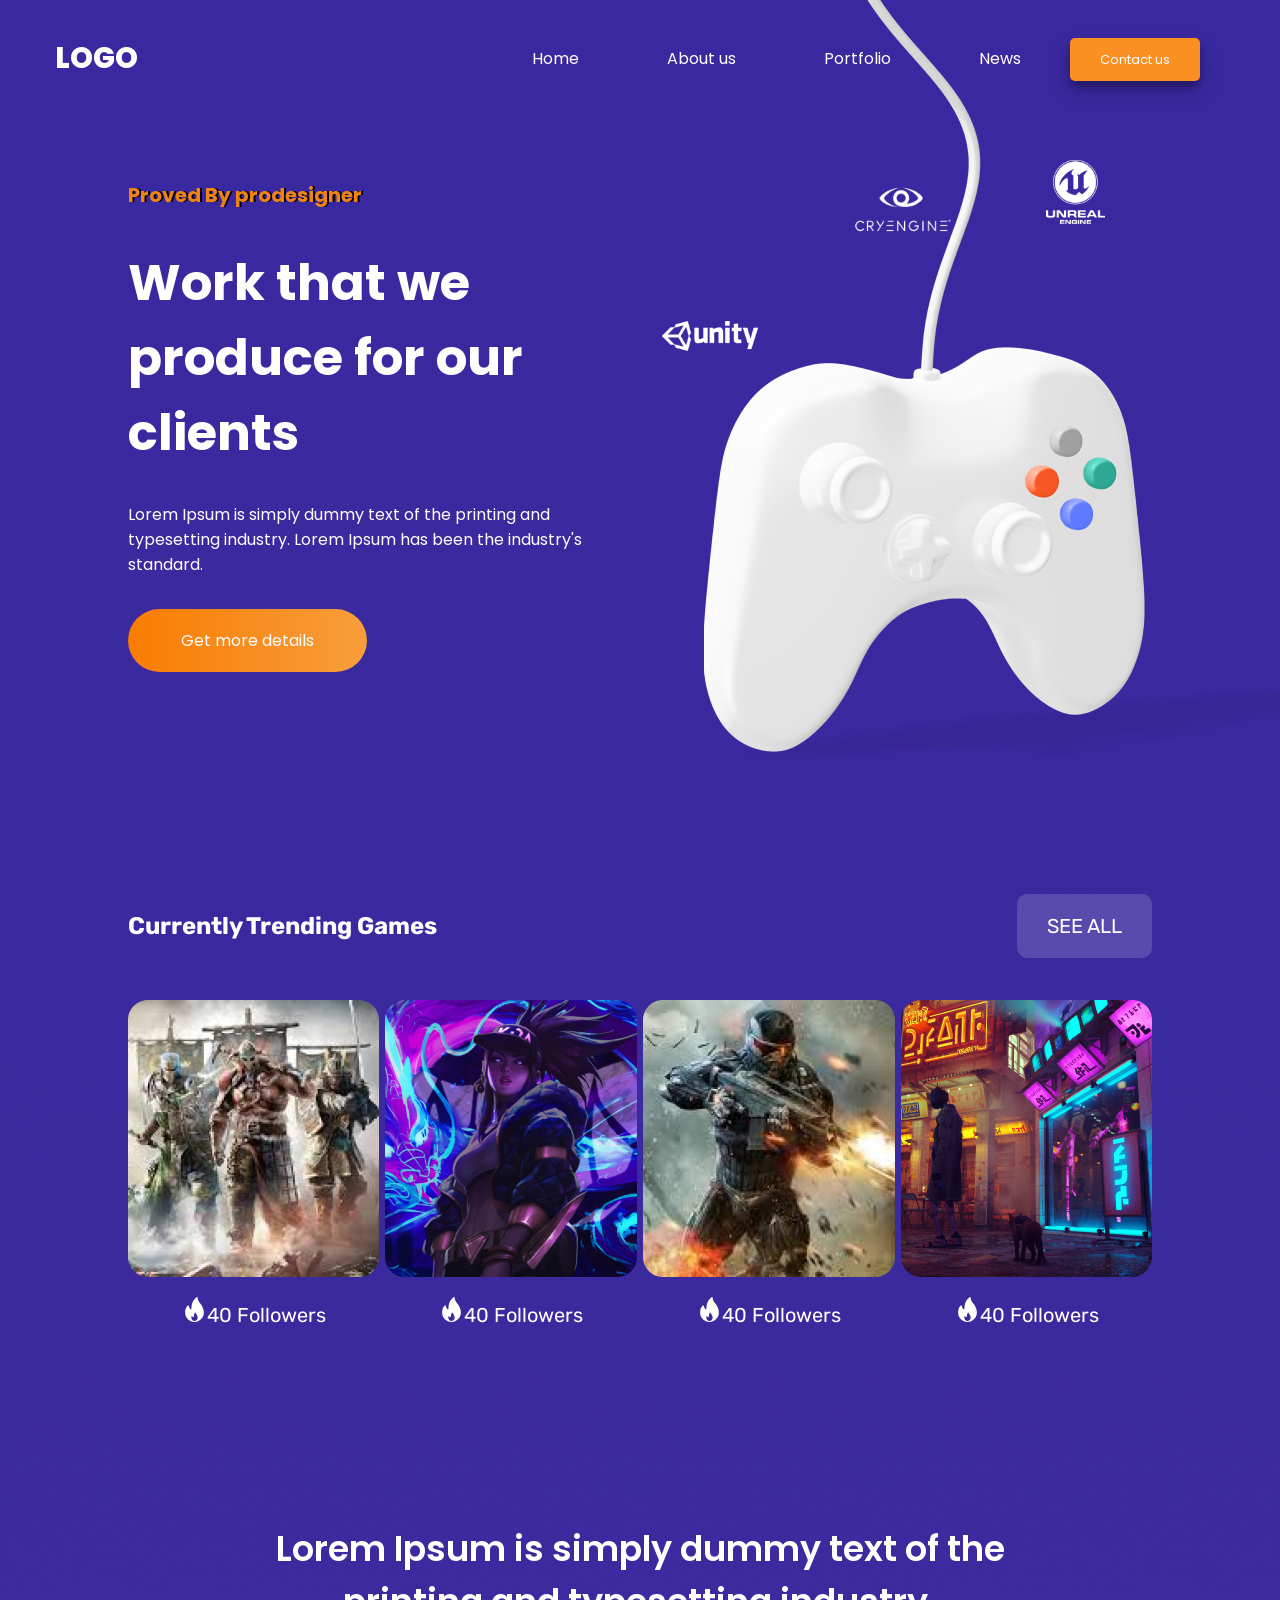
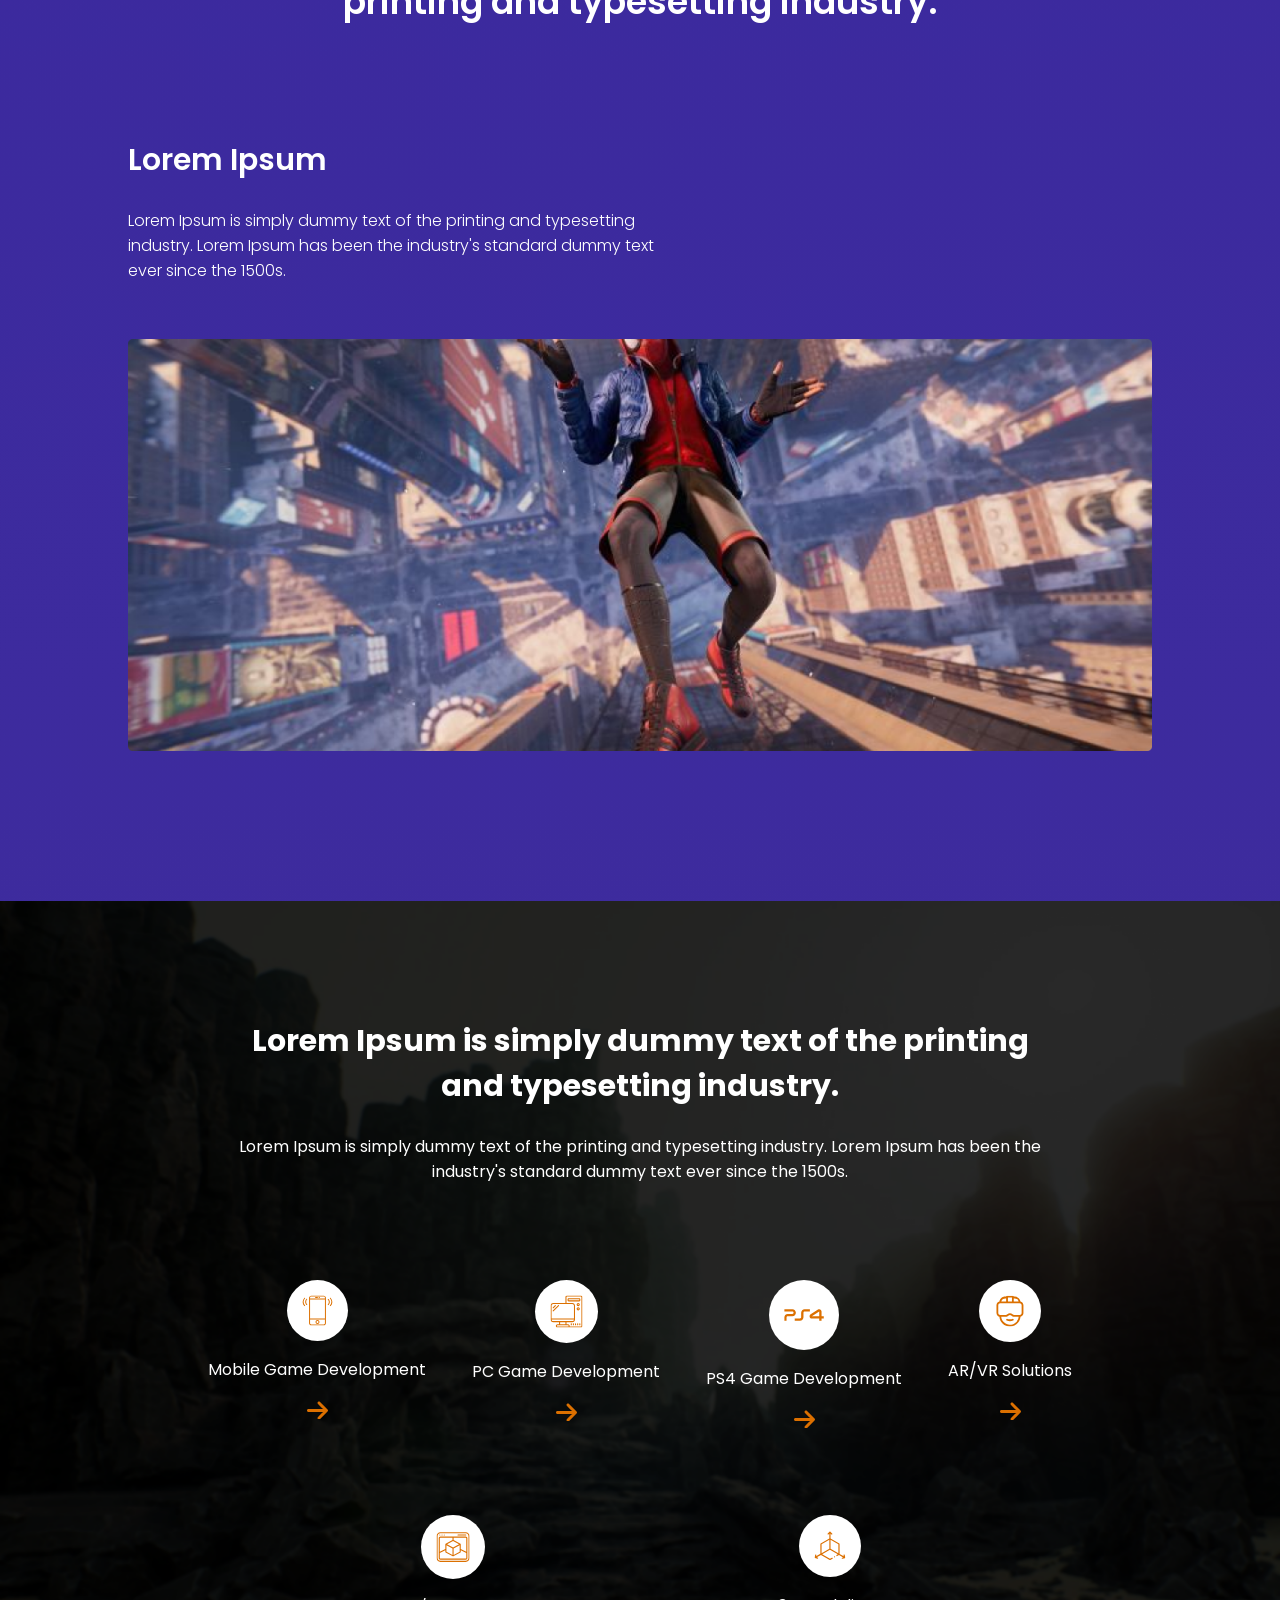
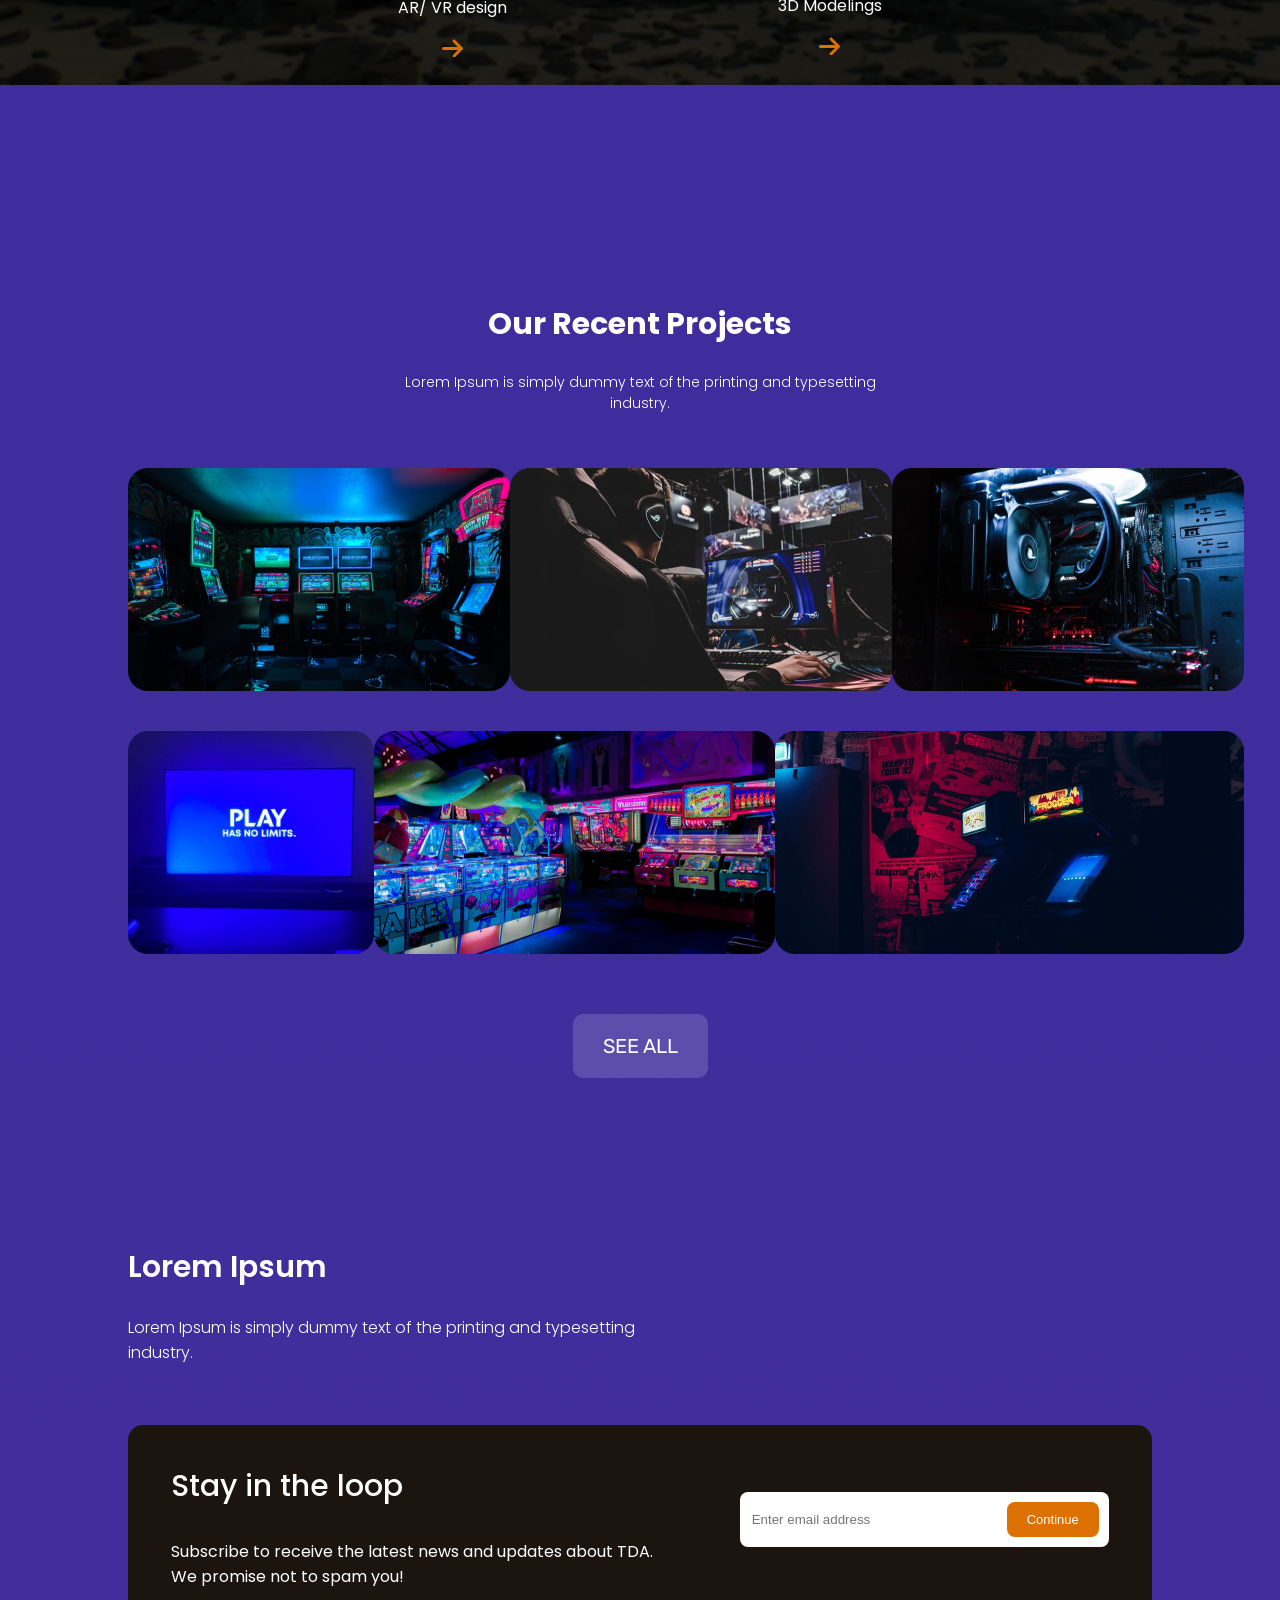
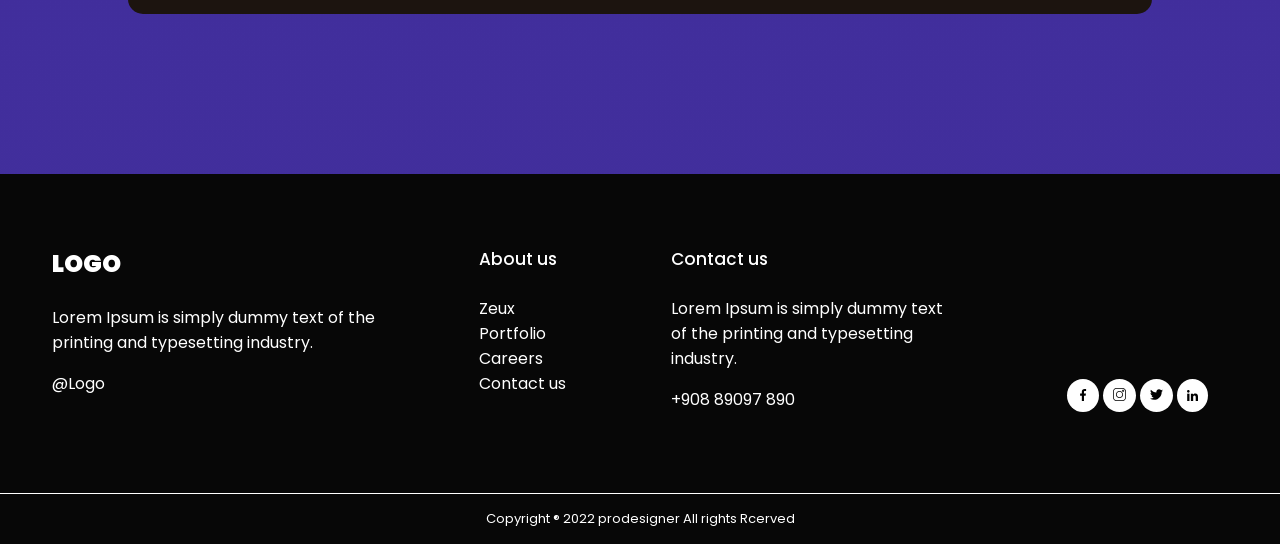
<file: index.html>
<!DOCTYPE html>
<html lang="en">

<head>
    <meta charset="UTF-8">
    <meta name="viewport" content="width=device-width, initial-scale=1.0">
    <link rel="stylesheet" href="css/global.css">
    <link rel="stylesheet" href="css/index.css">
    <title>Desafio 1</title>
</head>

<body>
    <img id="joy_stick" src="assets/imgs/joy_stick 1.png" alt="Joystick Image">
    <header>
        <div class="container-header">
            <div class="logo">
                <a href="index.html" id="logo">LOGO</a>
            </div>
            <nav>
                <ul>
                    <li><a href="index.html">Home</a></li>
                    <li><a href="desenvolvimento.html">About us</a></li>
                    <li><a href="desenvolvimento.html">Portfolio</a></li>
                    <li><a href="desenvolvimento.html">News</a></li>
                    <li class="contact"><a href="contact.html" id="contact">Contact us</a></li>
                </ul>
            </nav>
        </div>
    </header>

    <main>
        <div class="container-main">
            <!-- Seção de Serviços -->
            <section class="container-card-icons">
                <div class="card">
                    <p id="credits-design">Proved By prodesigner</p>
                    <p class="title-card">Work that we produce for our clients</p>
                    <p>Lorem Ipsum is simply dummy text of the printing and <br> typesetting industry. Lorem Ipsum has
                        been
                        the industry's standard.</p>
                    <button class="button-orange">Get more details</button>
                </div>
                <div class="engines-icon">
                    <div id="unity"><img src="assets/unity 1.svg" alt="Unity"></div>
                    <div><img src="assets/cry 1.svg" alt="Cry Engine"></div>
                    <div><img src="assets/unreal 1.svg" alt="Unreal Engine"></div>
                </div>
            </section>

            <!-- Seção de Jogos em Tendência -->
            <section class="container-trending-games">
                <div class="text-trending">
                    <h1>Currently Trending Games</h1>
                    <a href="#" class="see-all">SEE ALL</a>
                </div>
                <div class="cards-game">
                    <div class="banner-card">
                        <img src="assets/imgs/game1.png" alt="Game 1">
                        <p> <img src="assets/fire 1.svg">40 Followers</p>
                    </div>
                    <div class="banner-card">
                        <img src="assets/imgs/game2.png" alt="Game 2">
                        <p><img src="assets/fire 1.svg">40 Followers</p>
                    </div>
                    <div class="banner-card">
                        <img src="assets/imgs/game3.png" alt="Game 3">
                        <p><img src="assets/fire 1.svg">40 Followers</p>
                    </div>
                    <div class="banner-card">
                        <img src="assets/imgs/game4.png" alt="Game 4">
                        <p><img src="assets/fire 1.svg">40 Followers</p>
                    </div>
                </div>
            </section>

            <!-- Seção Promocional -->
            <section class="frase-promocional">
                <p>Lorem Ipsum is simply dummy text of the <br> printing and typesetting industry.</p>
            </section>

            <!-- Seção de Banner do Jogo -->
            <section class="banner-game">
                <div class="text-banner">
                    <h2 class="title-30px-semi">Lorem Ipsum</h2>
                    <p class="p-16px-regular">Lorem Ipsum is simply dummy text of the printing and typesetting industry.
                        Lorem Ipsum has been
                        the industry's standard dummy text ever since the 1500s.</p>
                </div>
                <img src="assets/imgs/spiderman.png" alt="Spider-Man Image">
            </section>
        </div>
        <!-- Seção de Plataformas -->
        <img class="background" src="assets/imgs/background-meio-home.png" alt="">
        <div class="container-main">
            <section class="container-plataforms">
                <div class="title-card-plataforms">
                    <h2 class="title-30px-bold">Lorem Ipsum is simply dummy text of the printing <br> and typesetting
                        industry.</h2>
                    <p>Lorem Ipsum is simply dummy text of the printing and typesetting industry. Lorem Ipsum has been
                        the <br> industry's standard dummy text ever since the 1500s.</p>
                </div>
                <div class="plataform-logos">
                    <div class="platform">
                        <div class="icon-wraper"><img src="assets/smartphone.svg" alt="Platform Logo 1"></div>
                        <p>Mobile Game Development</p>
                        <img src="assets/arrow 6.svg" alt="arrow">
                    </div>
                    <div class="platform">
                        <div class="icon-wraper"><img src="assets/pc 1.svg" alt="Platform Logo 2"></div>
                        <p>PC Game Development</p>
                        <img src="assets/arrow 6.svg" alt="arrow">
                    </div>
                    <div class="platform">
                        <div class="icon-wraper"><img src="assets/ps4 1.svg" alt="Platform Logo 2"></div>
                        <p>PS4 Game Development</p>
                        <img src="assets/arrow 6.svg" alt="arrow">
                    </div>
                    <div class="platform">
                        <div class="icon-wraper"><img src="assets/vr-glasses 1.svg" alt="Platform Logo 2"></div>
                        <p>AR/VR Solutions</p>
                        <img src="assets/arrow 6.svg" alt="arrow">
                    </div>
                </div>
                <div class="plataform-logos-row2">
                    <div class="platform">
                        <div class="icon-wraper"><img src="assets/desktop (1) 1.svg" alt="Platform Logo 2"></div>
                        <p>AR/ VR design</p>
                        <img src="assets/arrow 6.svg" alt="arrow">
                    </div>
                    <div class="platform">
                        <div class="icon-wraper"><img src="assets/3d-cube 1.svg" alt="Platform Logo 2"></div>
                        <p>3D Modelings</p>
                        <img src="assets/arrow 6.svg" alt="arrow">
                    </div>
                </div>
            </section>
            <!-- Seção de Projeto Recentes -->
            <section class="container-projects">
                <div class="title-recent-projects">
                    <h2 class="title-30px-bold">Our Recent Projects</h2>
                    <p>Lorem Ipsum is simply dummy text of the printing and typesetting <br> industry. </p>
                </div>
                <div class="recent-projects-img">
                    <img src="assets/imgs/recent-project-1.png" alt="">
                    <img src="assets/imgs/recent-project-2.png" alt="">
                    <img src="assets/imgs/recent-project-3.png" alt="">
                </div>
                <div class="recent-projects-img">
                    <img src="assets/imgs/recent-project-4.png" alt="">
                    <img src="assets/imgs/recent-project-5.png" alt="">
                    <img src="assets/imgs/recent-project-6.png" alt="">
                </div>
                <div style="margin: 80px;">
                    <a href="#" class="see-all">SEE ALL</a>
                </div>
            </section>
            <!-- Seção de incrição com email-->
            <section class="container-subscribe">
                <div class="title-subscribe-email">
                    <h2 class="title-30px-semi">Lorem Ipsum</h2>
                    <p class="p-16px-regular">Lorem Ipsum is simply dummy text of the printing and typesetting <br>
                        industry. </p>
                </div>
                <div class="subscribe-email">
                    <div>
                        <p class="enter-email-title">Stay in the loop<p>
                                <p>Subscribe to receive the latest news and updates about TDA. <br>
                                    We promise not to spam you! </p>
                    </div>
                    <div class="input-container">
                        <form id="subscribeForm">
                            <input class="input-email" type="email" name="email" size="30"
                                placeholder="Enter email address" required>
                            <button type="submit" class="input-button">Continue</button>
                        </form>
                    </div>
                </div>
            </section>
        </div> <!-- Fim Div container main-->
    </main>
    
    <footer>
        <div class="container-footer">
            <div class="footer-row">
                <div>
                    <p id="logo-footer">LOGO</p>
                    <p>Lorem Ipsum is simply dummy text of the <br> printing and typesetting industry. </p>
                    <p>@Logo</p>
                </div>
                <div class="footer-aboutUs">
                    <p class="title-footer">About us<p>
                            <ul>
                                <li><a href="">Zeux</a></li>
                                <li><a href="">Portfolio</a></li>
                                <li><a href="">Careers</a></li>
                                <li><a href="">Contact us</a></li>
                            </ul>
                </div>
                <div>
                    <p class="title-footer">Contact us</p>
                    <p>Lorem Ipsum is simply dummy text <br> of the printing and typesetting <br> industry. </p>
                    <p>+908 89097 890</p>
                </div>
                <div class="social-links">
                    <a class="icon-social" href="https://www.facebook.com/"><img src="assets/facebook 1.svg" alt=""></a>
                    <a class="icon-social" href="https://www.instagram.com/"><img src="assets/instagram 1.svg"
                            alt=""></a>
                    <a class="icon-social" href="https://twitter.com/"><img src="assets/twitter 1.svg" alt=""></a>
                    <a class="icon-social" href="https://br.linkedin.com/"><img src="assets/linkedin 1.svg" alt=""></a>
                </div>
            </div>
            <div class="copyright">
                <p>Copyright ® 2022 prodesigner All rights Rcerved</p>
            </div>
        </div>
    </footer>
    <script src="js/subscribe.js"></script>
</body>

</html>
</file>
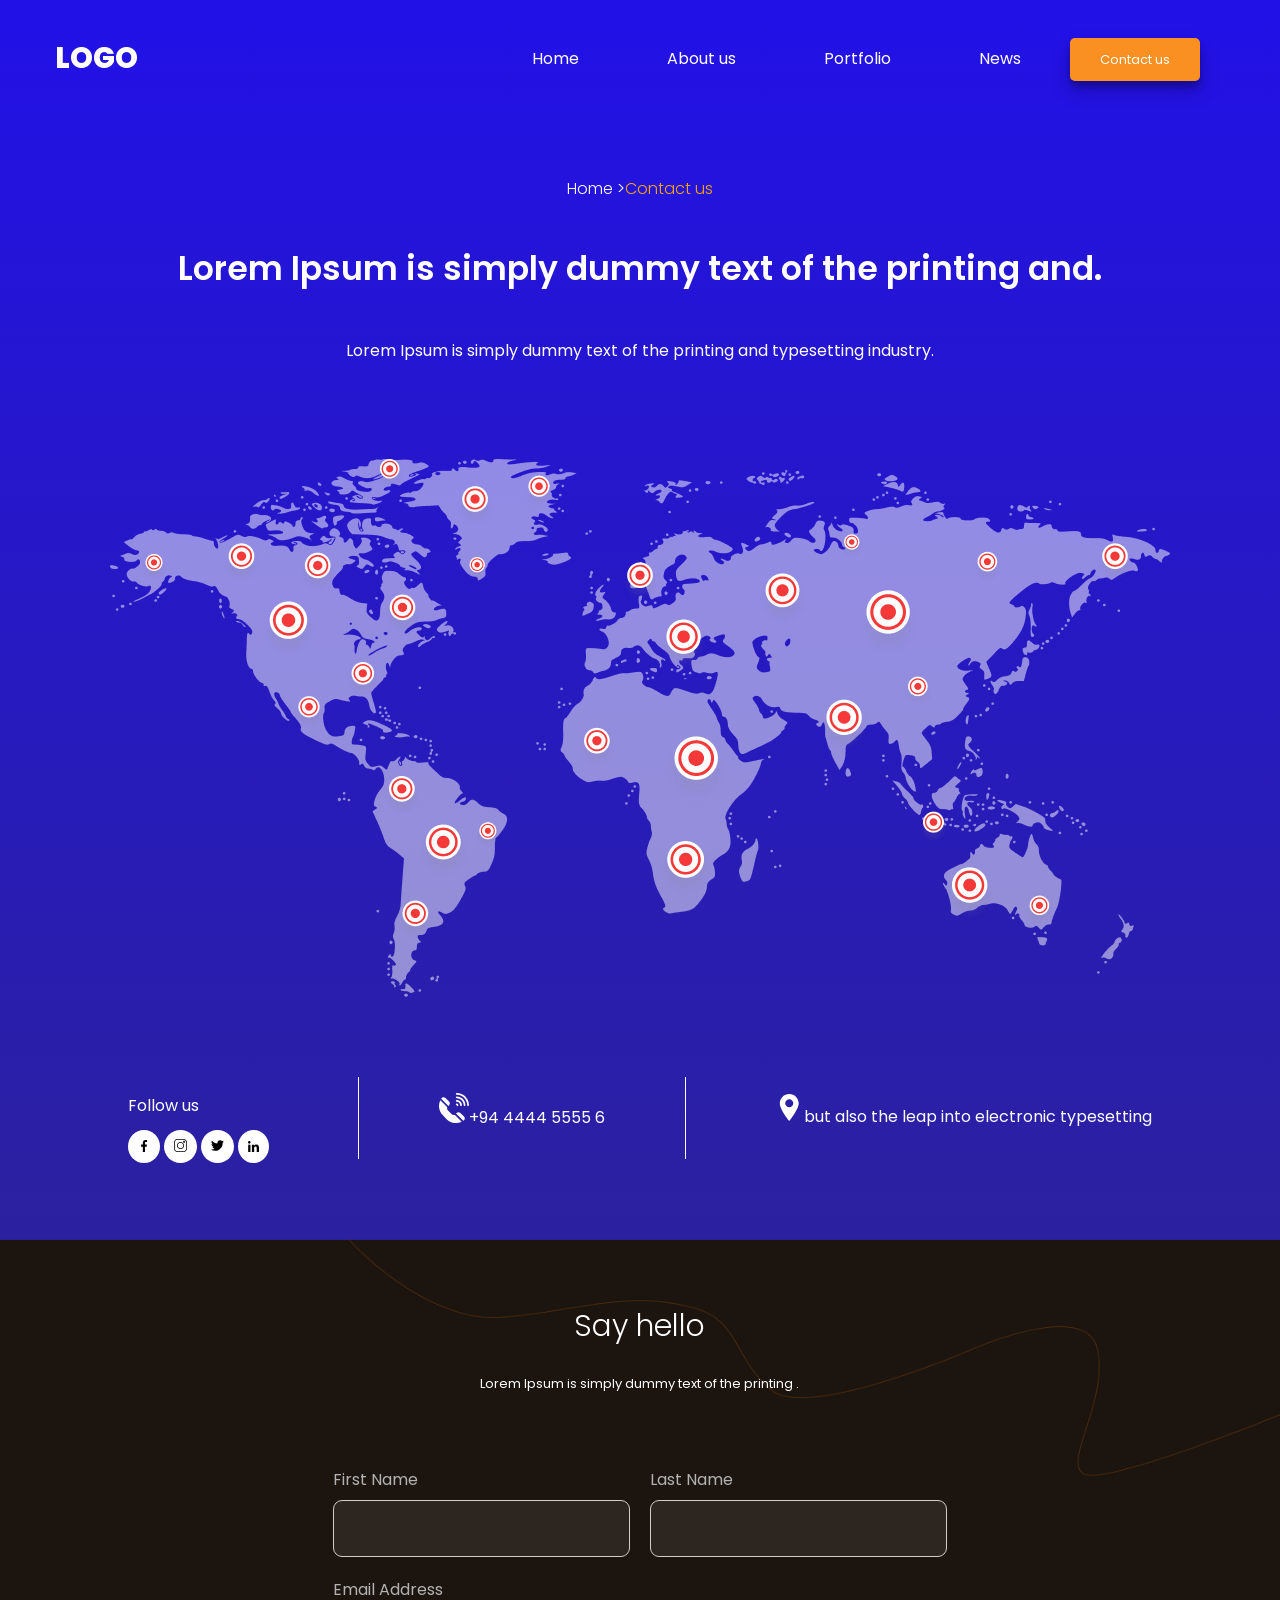
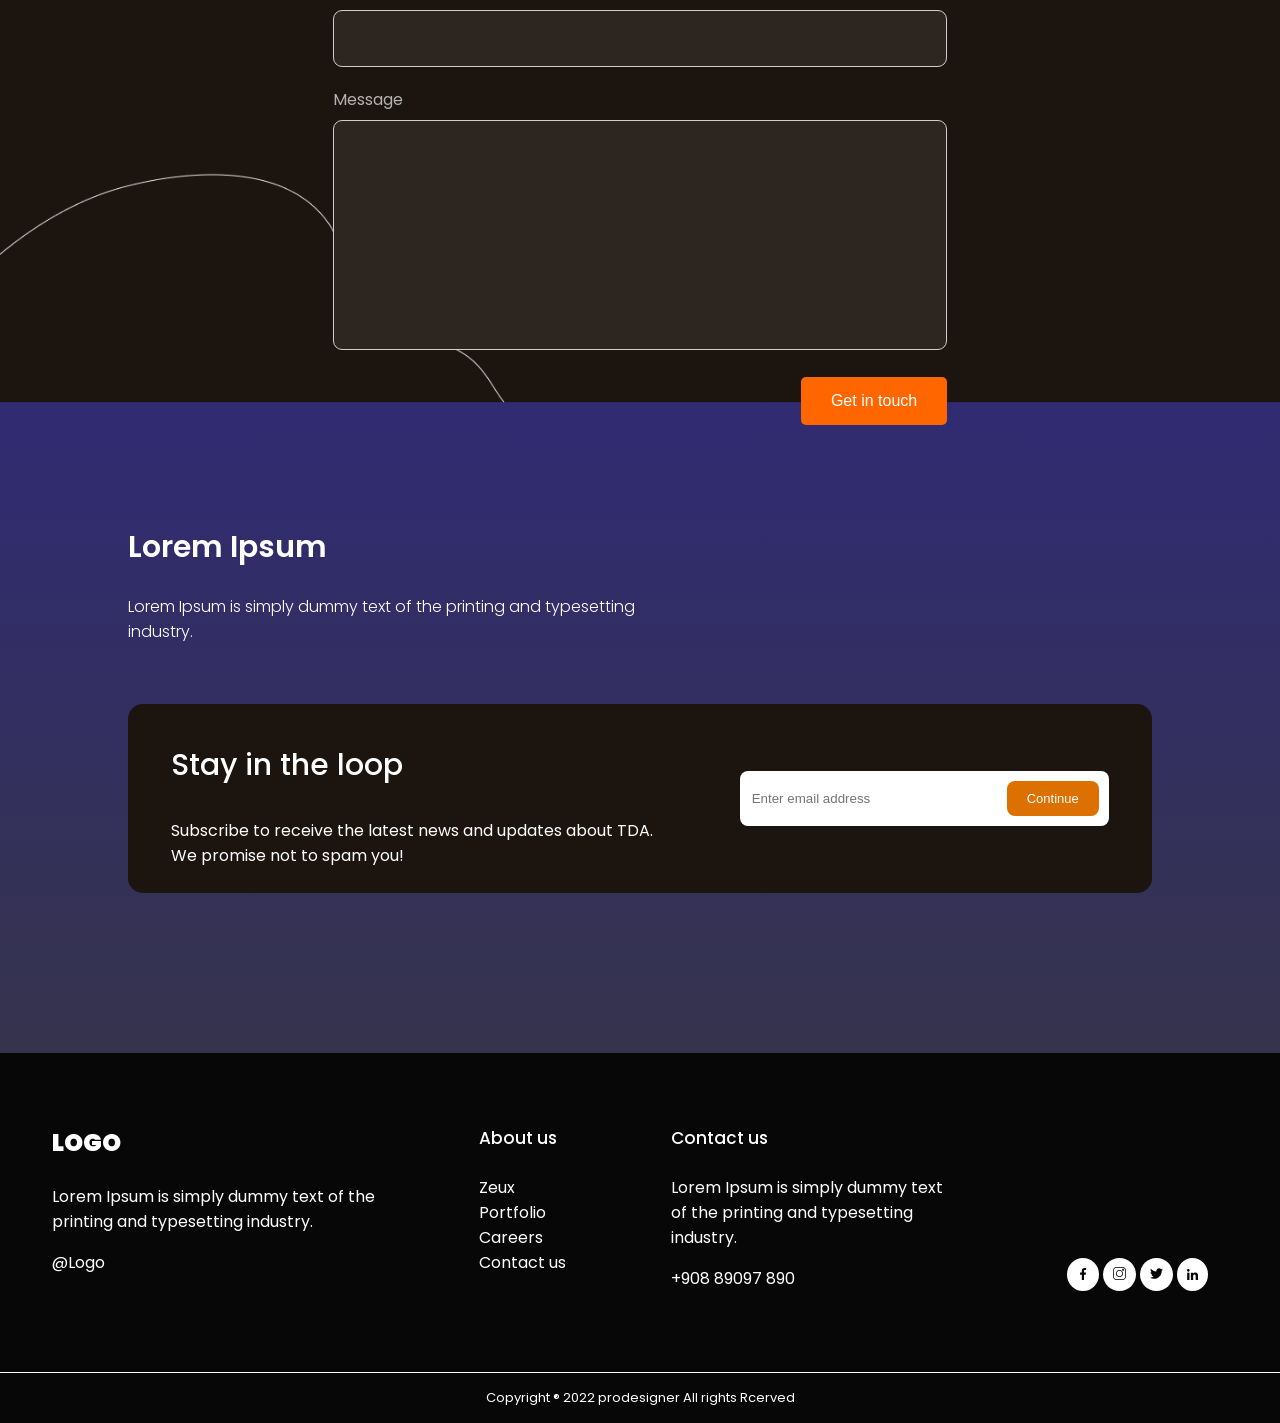
<file: contact.html>
<!DOCTYPE html>
<html lang="en">

<head>
    <meta charset="UTF-8">
    <meta name="viewport" content="width=device-width, initial-scale=1.0">
    <link rel="stylesheet" href="css/global.css">
    <link rel="stylesheet" href="css/contactUs.css">
    <title>Desafio 1</title>
</head>

<body>
    <header>
        <div class="container-header">
            <div class="logo">
                <a href="index.html" id="logo">LOGO</a>
            </div>
            <nav>
                <ul>
                    <li><a href="index.html">Home</a></li>
                    <li><a href="desenvolvimento.html">About us</a></li>
                    <li><a href="desenvolvimento.html">Portfolio</a></li>
                    <li><a href="desenvolvimento.html">News</a></li>
                    <li class="contact"><a href="contact.html" id="contact">Contact us</a></li>
                </ul>
            </nav>
        </div>
    </header>

    <main>
        <div class="container-main">
            <!-- Seção Mapa-->
            <section class="container-mapa">
                <div class="title-map">
                    <div class="navegacao">
                        <p>Home > </p>
                        <p id="contact-navegacao">Contact us</p>
                    </div>
                    <h1>Lorem Ipsum is simply dummy text of the printing and.</h1>
                    <p>Lorem Ipsum is simply dummy text of the printing and typesetting industry. </p>
                </div>
                <div class="div-mapa">
                    <img src="assets/imgs/map.png" alt="">
                </div>
                <div class="info-contact">
                    <div>
                        <p>Follow us</p>
                        <div class="social-links-contact">
                            <a class="icon-social" href="https://www.facebook.com/"><img src="assets/facebook 1.svg"
                                    alt=""></a>
                            <a class="icon-social" href="https://www.instagram.com/"><img src="assets/instagram 1.svg"
                                    alt=""></a>
                            <a class="icon-social" href="https://twitter.com/"><img src="assets/twitter 1.svg"
                                    alt=""></a>
                            <a class="icon-social" href="https://br.linkedin.com/"><img src="assets/linkedin 1.svg"
                                    alt=""></a>
                        </div>
                    </div>
                    <div id="center-info">
                        <p> <img src="assets/icon-telephone.svg" alt="">+94 4444 5555 6</p>
                    </div>
                    <div>
                        <p> <img src="assets/gps 1.svg" alt="">but also the leap into electronic typesetting</p>
                    </div>
                </div>
            </section>
        </div>
        <img class="background" src="assets/imgs/background-forms.png" alt="">
        <!-- Seção do formulário-->
        <div class="container-main">
            <section class="container-forms">
                <div class="forms">
                    <div class="title-forms">
                        <h2>Say hello</h2>
                        <p>Lorem Ipsum is simply dummy text of the printing .</p>
                    </div>
                    <div class="container-input">
                        <form id="contactForm">
                            <div class="name-row">
                                <div>
                                    <label for="firstName">First Name</label>
                                    <input class="name-imput" type="text" id="firstName" name="firstName" required>
                                </div>
                                <div>
                                    <label for="lastName">Last Name</label>
                                    <input class="name-imput" type="text" id="lastName" name="lastName" required>
                                </div>
                            </div>

                            <div>
                                <label for="email">Email Address</label>
                                <input class="email-input" type="email" id="email" name="email" required>
                                <br>

                                <label for="message">Message</label>
                                <textarea id="message" name="message" required></textarea>
                                <br>
                            </div>
                            <div class="button-form">
                                <button type="submit">Get in touch</button>
                            </div>
                        </form>

                    </div>
                </div>

            </section>
            <!-- Seção de incrição com email-->
            <section class="container-subscribe">
                <div class="title-subscribe-email">
                    <h2 class="title-30px-semi">Lorem Ipsum</h2>
                    <p class="p-16px-regular">Lorem Ipsum is simply dummy text of the printing and typesetting <br>
                        industry. </p>
                </div>
                <div class="subscribe-email">
                    <div>
                        <p class="enter-email-title">Stay in the loop<p>
                                <p>Subscribe to receive the latest news and updates about TDA. <br>
                                    We promise not to spam you! </p>
                    </div>
                    <div class="input-container">
                        <form id="subscribeForm">
                            <input class="input-email" type="email" name="email" size="30"
                                placeholder="Enter email address" required>
                            <button type="submit" class="input-button">Continue</button>
                        </form>
                    </div>
                </div>
            </section>
        </div> <!-- Fim Div container main-->
    </main>
    
    <footer>
        <div class="container-footer">
            <div class="footer-row">
                <div>
                    <p id="logo-footer">LOGO</p>
                    <p>Lorem Ipsum is simply dummy text of the <br> printing and typesetting industry. </p>
                    <p>@Logo</p>
                </div>
                <div class="footer-aboutUs">
                    <p class="title-footer">About us<p>
                            <ul>
                                <li><a href="">Zeux</a></li>
                                <li><a href="">Portfolio</a></li>
                                <li><a href="">Careers</a></li>
                                <li><a href="">Contact us</a></li>
                            </ul>
                </div>
                <div>
                    <p class="title-footer">Contact us</p>
                    <p>Lorem Ipsum is simply dummy text <br> of the printing and typesetting <br> industry. </p>
                    <p>+908 89097 890</p>
                </div>
                <div class="social-links">
                    <a class="icon-social" href="https://www.facebook.com/"><img src="assets/facebook 1.svg" alt=""></a>
                    <a class="icon-social" href="https://www.instagram.com/"><img src="assets/instagram 1.svg"
                            alt=""></a>
                    <a class="icon-social" href="https://twitter.com/"><img src="assets/twitter 1.svg" alt=""></a>
                    <a class="icon-social" href="https://br.linkedin.com/"><img src="assets/linkedin 1.svg" alt=""></a>
                </div>
            </div>
            <div class="copyright">
                <p>Copyright ® 2022 prodesigner All rights Rcerved</p>
            </div>
        </div>
    </footer>
    <script src="js/forms.js" src="js/subscribe.js"></script>
</body>

</html>
</file>
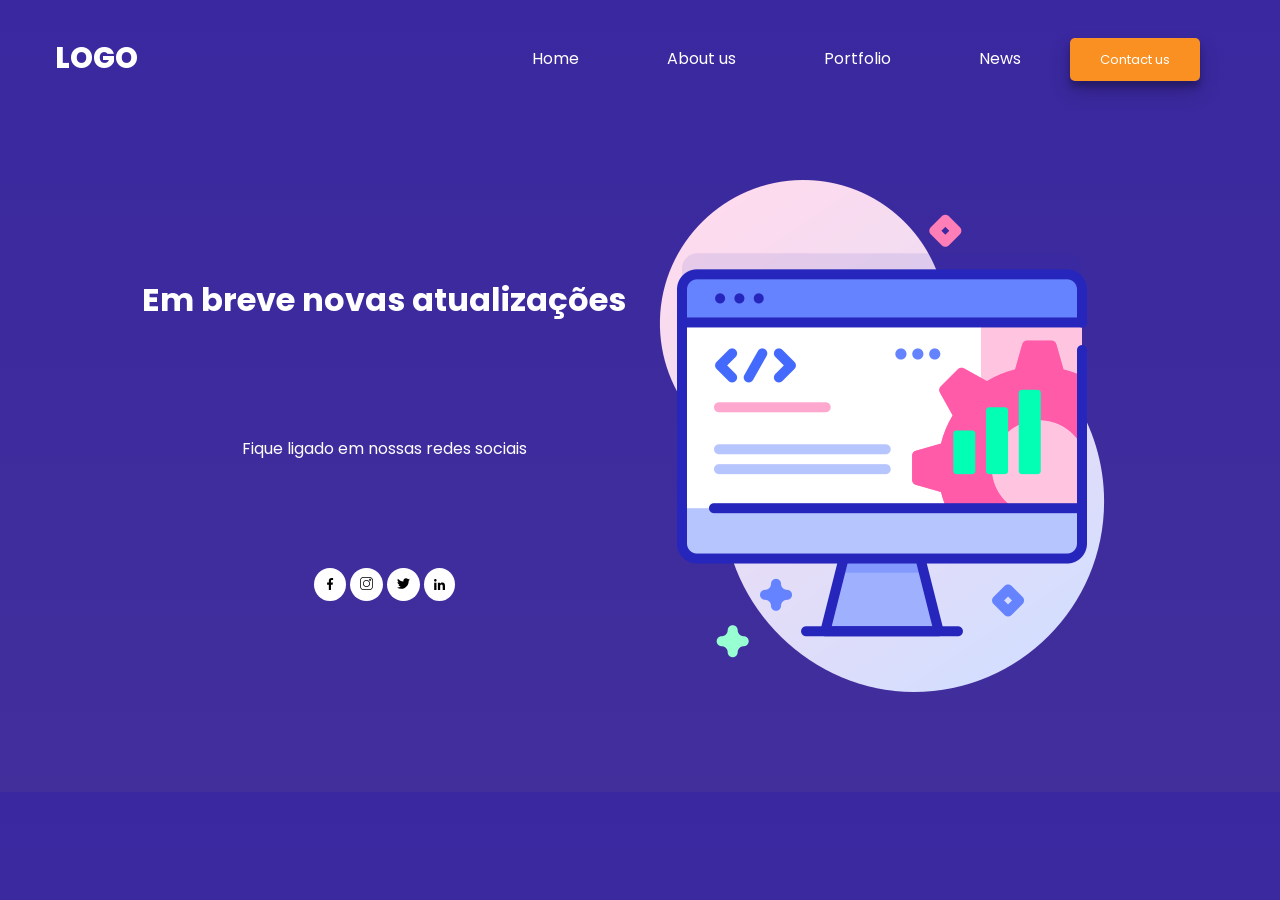
<file: desenvolvimento.html>
<!DOCTYPE html>
<html lang="en">

<head>
    <meta charset="UTF-8">
    <meta name="viewport" content="width=device-width, initial-scale=1.0">
    <link rel="stylesheet" href="css/global.css">
    <link rel="stylesheet" href="css/desenvolvimento.css">
    <title>Aguarde novas atualizações</title>
</head>

<body>
    <header>
        <div class="container-header">
            <div class="logo">
                <a href="index.html" id="logo">LOGO</a>
            </div>
            <nav>
                <ul>
                    <li><a href="index.html">Home</a></li>
                    <li><a href="desenvolvimento.html">About us</a></li>
                    <li><a href="desenvolvimento.html">Portfolio</a></li>
                    <li><a href="desenvolvimento.html">News</a></li>
                    <li class="contact"><a href="contact.html" id="contact">Contact us</a></li>
                </ul>
            </nav>
        </div>
    </header>
    
    <main>
        <div class="container">
            <div class="text-desenvolvimento">
                <h1> Em breve novas atualizações</h1>
                <p>Fique ligado em nossas redes sociais</p>
                <div class="social-links">
                    <a class="icon-social" href="https://www.facebook.com/"><img src="assets/facebook 1.svg" alt=""></a>
                    <a class="icon-social" href="https://www.instagram.com/"><img src="assets/instagram 1.svg"
                            alt=""></a>
                    <a class="icon-social" href="https://twitter.com/"><img src="assets/twitter 1.svg" alt=""></a>
                    <a class="icon-social" href="https://br.linkedin.com/"><img src="assets/linkedin 1.svg" alt=""></a>
                </div>
            </div>
            <img src="assets/imgs/desenvolvimento.png" alt="">
        </div>
    </main>
</body>

</html>
</file>
<file: css/global.css>
/* Import font Poppinw*/
@import url('https://fonts.googleapis.com/css2?family=Poppins:ital,wght@0,100;0,200;0,300;0,400;0,500;0,600;0,700;0,800;0,900;1,100;1,200;1,300;1,400;1,500;1,600;1,700;1,800;1,900&display=swap');
/* Import font Rubik*/
@import url('https://fonts.googleapis.com/css2?family=Poppins:ital,wght@0,100;0,200;0,300;0,400;0,500;0,600;0,700;0,800;0,900;1,100;1,200;1,300;1,400;1,500;1,600;1,700;1,800;1,900&family=Rubik:ital,wght@0,300..900;1,300..900&display=swap');

* {
    box-sizing: border-box;
}

.container-main {
    padding: 0 10%;
}
body {
    padding: 0px;
    margin: 0px;
    background: linear-gradient(#39289F, #422F9C);
    font-family: "Poppins", sans-serif;
}
body,
a {
    color: #fff;
}

a {
    text-decoration: none;
}

.title-30px-semi {
    font-size: 30px;
    font-weight: 600;
}

.title-30px-bold {
    font-size: 30px;
    font-weight: bold;
}

.p-16px-regular {
    font-size: 16px;
    font-weight: 300;
}

/* HEADER */

header {
    color: #fff;
    padding: 37px 20px 0 55px;
}

.container-header {
    display: flex;
    justify-content: space-between;
    align-items: center;
    flex-flow: row wrap;
}

#logo {
    font-family: "Poppins", sans-serif;
    font-weight: 800;
    font-size: 29px;
}

nav ul {
    list-style-type: none;
    margin: 0;
    padding: 0;
    display: flex;
    flex-wrap: wrap;
}

nav ul li {
    margin: 0 44px;
}

nav ul li a {
    color: #fff;
    text-decoration: none;
}

nav ul li a:hover {
    text-decoration: underline;
}

.contact {
    margin-left: 5px;
    margin-right: 60px;
}

#contact {
    background-color: #FA9021;
    border-radius: 5px;
    padding: 12px 30px;
    font-size: 13px;
    box-shadow: rgba(0, 0, 0, 0.19) 0px 10px 20px, rgba(0, 0, 0, 0.23) 0px 6px 6px;
}

/* Background meio*/

.background {
    max-height: 880px;
    width: 100%;
    z-index: -1;
    position: absolute;
}

/* Inscrição com email*/


.subscribe-email {
    display: flex;
    background-color: #1C140F;
    border-radius: 15px;
    justify-content: space-around;
    align-items: center;
    margin: 60px 0;
    min-height: 189px;
}

.enter-email-title {
    font-size: 30px;
    font-weight: 500;
}

.input-container {
    display: flex;
    background-color: #fff;
    padding: 10px;
    border-radius: 8px;
    justify-content: space-around;
    gap: 10px;
    max-width: 385px;
}

.input-email {
    flex-grow: 1;
    border: none;
}

.input-button {
    background-color: #DC7000;
    border-radius: 8px;
    font-size: 13px;
    border: none;
    color: #fff;
    padding: 10px 20px;
    cursor: pointer;
}

/* Footer */

.container-footer {
    background-color: #070707;
    min-height: 370px;
    display: flex;
    flex-direction: column;
    justify-content: space-between;
    margin-top: 10em;
}

.footer-row {
    display: flex;
    flex-flow: row wrap;
    justify-content: space-around;
    margin-top: 3em;
}

#logo-footer {
    font-size: 24px;
    font-weight: 900;
}

.title-footer {
    font-size: 17px;
    font-weight: 500;
    margin: 24px 0;
}

ul {
    list-style: none;
    padding: 0;
}

.footer-aboutUs ul li a {
    text-decoration: none;
}

.social-links {
    align-content: end;
    padding: 20px;
}

.icon-social {
    background-color: #fff;
    border-radius: 50%;
    padding: 5px 10px;
}

.copyright p {
    text-align: center;
    margin: 0;
    border-top: solid 1px #fff;
    padding: 15px;
    font-size: 13px;
}
</file>
<file: css/index.css>
body {
    padding: 0px;
    margin: 0px;
    background: linear-gradient(#39289F, #422F9C);
    font-family: "Poppins", sans-serif;
}

#joy_stick {
    z-index: -1;
    position: absolute;
    left: 55%;
}

.container-card-icons {
    display: flex;
    justify-content: baseline;
    align-items: center;
    padding: 80px 0px;
}

.card {
    display: flex;
    flex-direction: column;
    align-items: flex-start;
    justify-content: space-between;
    height: 512px;
    margin: 0;
}

#credits-design {
    color: #ee8414;
    text-shadow: 2px 0px black;
    font-size: 20px;
    font-weight: bold;
}

.title-card {
    font-size: 50px;
    font-family: "Poppins", sans-serif;
    font-weight: bold;
    margin: 0px;
}

.button-orange {
    font-family: Poppins, sans-serif;
    padding: 19px 53px;
    font-size: 16px;
    font-weight: 400;
    color: #FFFFFF;
    background: linear-gradient(to right, #F97C02, #F89E3B);
    border: none;
    border-radius: 40px;
    cursor: pointer;
}

.engines-icon {
    display: flex;
    align-self: baseline;
    width: 100%;
    justify-content: space-around;
}

#unity {
    margin-top: 30%;
}

/* TRENDING GAMES*/

.container-trending-games {
    display: flex;
    flex-direction: column;
    margin: 140px 0;
}

.text-trending {
    display: flex;
    justify-content: space-between;
    align-items: center;
    font-family: "Rubik", sans-serif;
    margin-bottom: 40px;
}

.see-all {
    background-color: rgba(255, 255, 255, 0.153);
    padding: 20px 30px;
    border-radius: 10px;
    font-family: "Rubik", sans-serif;
    font-size: 20px;
}

.cards-game {
    display: flex;
    justify-content: space-between
}

.banner-card {
    display: flex;
    flex-direction: column;
    align-items: center;
    font-family: "Rubik", sans-serif;
    font-size: 20px;
}

.banner-card img {
    transition: transform 0.5s, opacity 0.5s;
}

.banner-card img:hover {
    transform: scale(1.2);
}

/* Frase Promocional */
.frase-promocional {
    display: flex;
    font-size: 35px;
    max-width: 100%;
    text-align: center;
    justify-content: center;
    font-weight:600;
}

/* Banner Game*/


.banner-game {
    display: flex;
    flex-flow: column;
    margin-top: 50px;
    margin-bottom: 150px;
    gap: 40px;
}

.text-banner {
    max-width: 545px;
}

/* Plataformas */

.container-plataforms {
    display: flex;
    flex-flow: column;
    justify-content: center;
    text-align: center;
    padding: 93px 0;
}

.plataform-logos {
    display: flex;
    flex-flow: row wrap;
    justify-content: space-between;
    margin: 80px;
}

.plataform-logos-row2 {
    display: flex;
    flex-flow: row wrap;
    justify-content: space-evenly;
}

.icon-wraper {
    display: inline-flex;
    background-color: #FFFFFF;
    border-radius: 50%;
    padding: 15px;
}

.platform {
    transition: transform 0.5s, opacity 0.5s;;
}

.platform:hover {
    transform: scale(1.2);
}
/* Projetos Recentes */
.container-projects {
    display: flex;
    flex-flow: column;
    justify-content: center;
    text-align: center;
    padding: 120px 0 80px 0;
}

.title-recent-projects p {
    font-size: 14px;
    font-weight: 300;
}

.recent-projects-img {
    display: flex;
    justify-content: space-between;
    margin-top: 40px;
}

.recent-projects-img img {
    transition: transform 0.5s, opacity 0.5s;
}

.recent-projects-img img:hover {
    transform: scale(1.2);
}
</file>
<file: css/contactUs.css>
body {
    background: linear-gradient(#2211E7, #383837);
}

.container-mapa {
    display: flex;
    flex-flow: column;
    justify-content: center;
    padding: 80px 0;
}

.title-map {
    display: flex;
    flex-flow: column;
    text-align: center;
}

.title-map h1 {
    font-size: 33px;
    font-weight: 600;
}

.navegacao {
    justify-content: center;
    display: flex;
    flex-flow: row;
    font-weight: 300;
}

#contact-navegacao {
    color: orange;
}

.div-mapa {
    display: flex;
    justify-content: center;
    padding: 80px 0;
}

.info-contact {
    display: flex;
    justify-content: space-between;
}

#center-info {
    border-left: solid 1px #fff;
    border-right: solid 1px #fff;
    padding: 0 80px;
}

/* FORMULARIO */

.container-forms {
    display: flex;
    align-items: center;
    flex-flow: column;
    width: 100%;
    margin: 40px 0;
}

.forms {
    display: flex;
    flex-flow: column;
    width: 60%;
}

.title-forms {
    text-align: center;
}

.title-forms h2 {
    font-size: 30px;
    font-weight: 300;
}

.title-forms p {
    font-size: 13px;
}

.container-input {
    margin: 60px 0;
}

.name-row {
    display: flex;
    gap: 20px;
}

.name-row div {
    width: 50%;
}

.name-fields input[type="text"] {
    width: 100%;
}

label {
    display: block;
    margin-bottom: 8px;
    font-size: 1em;
    color: #b3b3b3;
    /* Cor do texto das labels */
}

.name-imput,
.email-input,
#message {
    width: 100%;
    padding: 20px;
    margin-bottom: 20px;
    border: solid 0.5px #CECECE;
    border-radius: 9px;
    background-color: #2C2520;
    color: #ffffff;
}

#message {
    height: 230px;
    resize: none;
}

.button-form {
    display: flex;
    justify-content: end;
}

button {
    background-color: #ff6600;
    color: #ffffff;
    padding: 15px 30px;
    border: none;
    border-radius: 5px;
    font-size: 1em;
    cursor: pointer;
    transition: background-color 0.3s ease;
}

button:hover {
    background-color: #e65c00;
}
</file>
<file: css/desenvolvimento.css>
body {
    overflow: hidden;
}

.container {
    display: flex;
    justify-content: center;
    text-align: center;
    height: 100%;
    margin: 100px;
}

.text-desenvolvimento {
    display: flex;
    flex-direction: column;
    justify-content: space-evenly;
}
</file>
